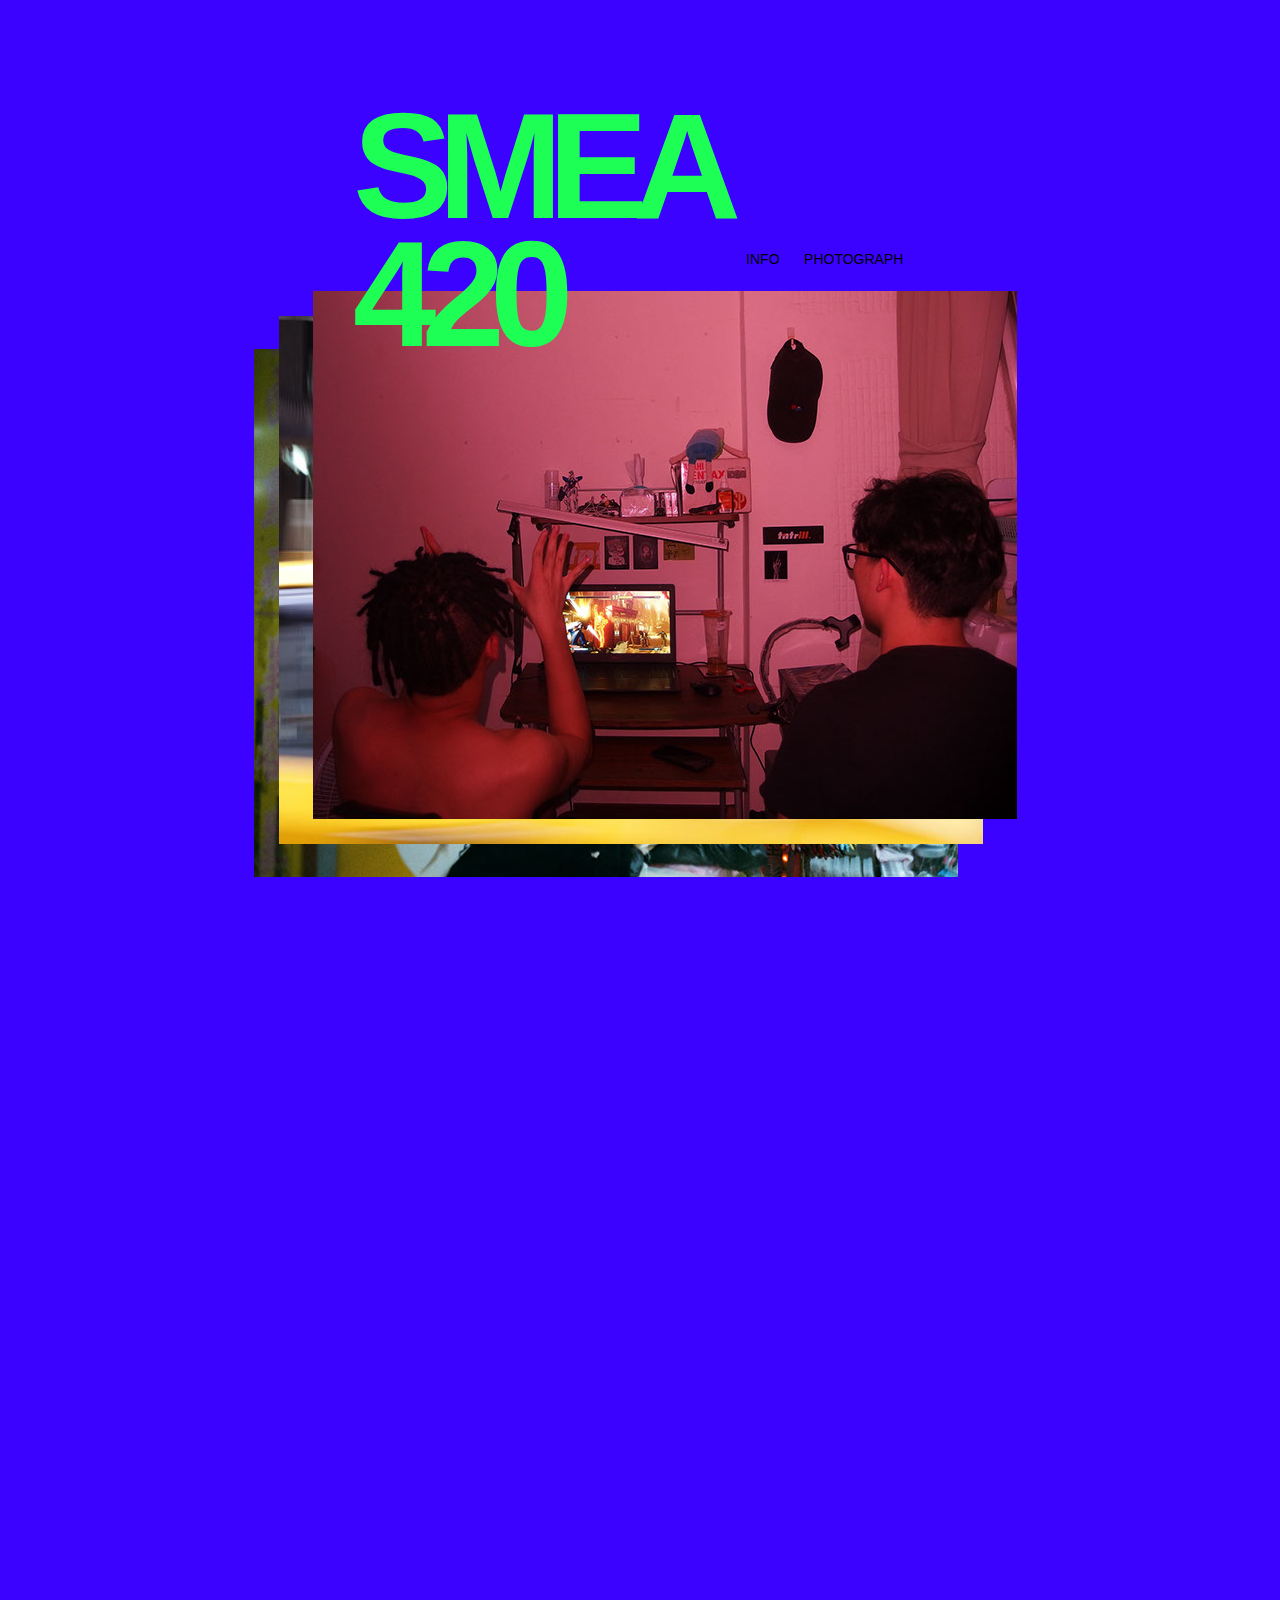
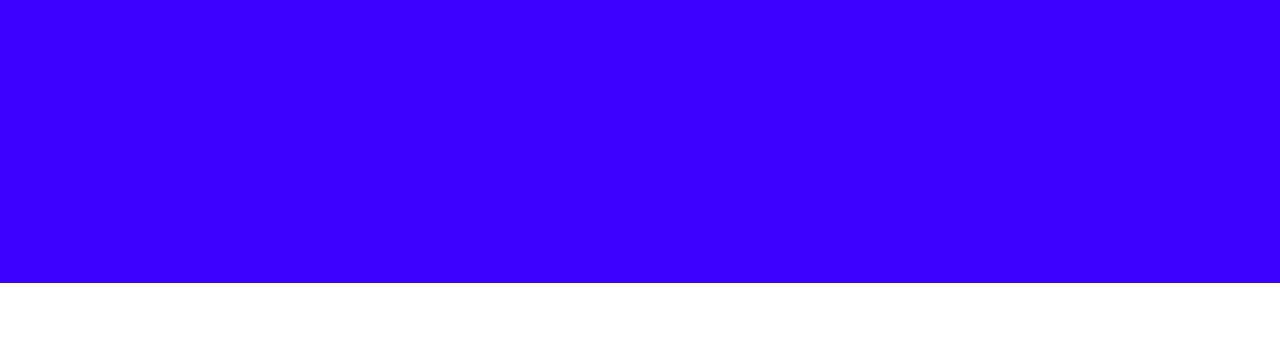
<file: index.html>
<!DOCTYPE html>
<html class="nojs html css_verticalspacer" lang="zh-TW">
 <head>

  <meta http-equiv="Content-type" content="text/html;charset=UTF-8"/>
  <meta name="generator" content="2017.0.2.363"/>
  <meta name="viewport" content="width=device-width, initial-scale=1.0"/>
  
  <script type="text/javascript">
   // Update the 'nojs'/'js' class on the html node
document.documentElement.className = document.documentElement.className.replace(/\bnojs\b/g, 'js');

// Check that all required assets are uploaded and up-to-date
if(typeof Muse == "undefined") window.Muse = {}; window.Muse.assets = {"required":["museutils.js", "museconfig.js", "jquery.watch.js", "require.js", "index.css"], "outOfDate":[]};
</script>
  
  <title>home</title>
  <!-- CSS -->
  <link rel="stylesheet" type="text/css" href="css/site_global.css?crc=443350757"/>
  <link rel="stylesheet" type="text/css" href="css/index.css?crc=33635512" id="pagesheet"/>
   </head>
 <body>

  <div class="clearfix borderbox" id="page"><!-- column -->
   <div class="browser_width colelem" id="u236-bw">
    <div id="u236"><!-- group -->
     <div class="clearfix" id="u236_align_to_page">
      <div class="clip_frame grpelem" id="u329"><!-- image -->
       <img class="block" id="u329_img" src="images/17590002-crop-u329.jpg?crc=355458858" alt="" data-image-width="704" data-image-height="528"/>
      </div>
      <div class="clip_frame grpelem" id="u349"><!-- image -->
       <img class="block" id="u349_img" src="images/pc120569-crop-u349.jpg?crc=430445001" alt="" data-image-width="704" data-image-height="528"/>
      </div>
      <div class="clip_frame grpelem" id="u339"><!-- image -->
       <img class="block" id="u339_img" src="images/pc020247.jpg?crc=170933148" alt="" data-image-width="704" data-image-height="528"/>
      </div>
      <div class="clearfix grpelem" id="u249-6"><!-- content -->
       <p>SMEA</p>
       <p>420</p>
      </div>
      <a class="nonblock nontext clearfix grpelem" id="u359-4" href="2.html" target="_blank"><!-- content --><p>INFO</p></a>
      <a class="nonblock nontext clearfix grpelem" id="u362-4" href="3.html" target="_blank"><!-- content --><p>PHOTOGRAPH</p></a>
     </div>
    </div>
   </div>
   <div class="verticalspacer" data-offset-top="1883" data-content-above-spacer="1883" data-content-below-spacer="62"></div>
  </div>
  <!-- Other scripts -->
  <script type="text/javascript">
   window.Muse.assets.check=function(d){if(!window.Muse.assets.checked){window.Muse.assets.checked=!0;var b={},c=function(a,b){if(window.getComputedStyle){var c=window.getComputedStyle(a,null);return c&&c.getPropertyValue(b)||c&&c[b]||""}if(document.documentElement.currentStyle)return(c=a.currentStyle)&&c[b]||a.style&&a.style[b]||"";return""},a=function(a){if(a.match(/^rgb/))return a=a.replace(/\s+/g,"").match(/([\d\,]+)/gi)[0].split(","),(parseInt(a[0])<<16)+(parseInt(a[1])<<8)+parseInt(a[2]);if(a.match(/^\#/))return parseInt(a.substr(1),
16);return 0},g=function(g){for(var f=document.getElementsByTagName("link"),h=0;h<f.length;h++)if("text/css"==f[h].type){var i=(f[h].href||"").match(/\/?css\/([\w\-]+\.css)\?crc=(\d+)/);if(!i||!i[1]||!i[2])break;b[i[1]]=i[2]}f=document.createElement("div");f.className="version";f.style.cssText="display:none; width:1px; height:1px;";document.getElementsByTagName("body")[0].appendChild(f);for(h=0;h<Muse.assets.required.length;){var i=Muse.assets.required[h],l=i.match(/([\w\-\.]+)\.(\w+)$/),k=l&&l[1]?
l[1]:null,l=l&&l[2]?l[2]:null;switch(l.toLowerCase()){case "css":k=k.replace(/\W/gi,"_").replace(/^([^a-z])/gi,"_$1");f.className+=" "+k;k=a(c(f,"color"));l=a(c(f,"backgroundColor"));k!=0||l!=0?(Muse.assets.required.splice(h,1),"undefined"!=typeof b[i]&&(k!=b[i]>>>24||l!=(b[i]&16777215))&&Muse.assets.outOfDate.push(i)):h++;f.className="version";break;case "js":h++;break;default:throw Error("Unsupported file type: "+l);}}d?d().jquery!="1.8.3"&&Muse.assets.outOfDate.push("jquery-1.8.3.min.js"):Muse.assets.required.push("jquery-1.8.3.min.js");
f.parentNode.removeChild(f);if(Muse.assets.outOfDate.length||Muse.assets.required.length)f="伺服器上的某些檔案可能遺失或不正確。請清除瀏覽器快取後再試一次。若問題持續發生，請聯絡網站作者。",g&&Muse.assets.outOfDate.length&&(f+="\nOut of date: "+Muse.assets.outOfDate.join(",")),g&&Muse.assets.required.length&&(f+="\nMissing: "+Muse.assets.required.join(",")),alert(f)};location&&location.search&&location.search.match&&location.search.match(/muse_debug/gi)?setTimeout(function(){g(!0)},5E3):g()}};
var muse_init=function(){require.config({baseUrl:""});require(["jquery","museutils","whatinput","jquery.watch"],function(d){var $ = d;$(document).ready(function(){try{
window.Muse.assets.check($);/* body */
Muse.Utils.transformMarkupToFixBrowserProblemsPreInit();/* body */
Muse.Utils.prepHyperlinks(true);/* body */
Muse.Utils.resizeHeight('.browser_width');/* resize height */
Muse.Utils.requestAnimationFrame(function() { $('body').addClass('initialized'); });/* mark body as initialized */
Muse.Utils.fullPage('#page');/* 100% height page */
Muse.Utils.showWidgetsWhenReady();/* body */
Muse.Utils.transformMarkupToFixBrowserProblems();/* body */
}catch(b){if(b&&"function"==typeof b.notify?b.notify():Muse.Assert.fail("Error calling selector function: "+b),false)throw b;}})})};

</script>
  <!-- RequireJS script -->
  <script src="scripts/require.js?crc=4234670167" type="text/javascript" async data-main="scripts/museconfig.js?crc=3849126041" onload="if (requirejs) requirejs.onError = function(requireType, requireModule) { if (requireType && requireType.toString && requireType.toString().indexOf && 0 <= requireType.toString().indexOf('#scripterror')) window.Muse.assets.check(); }" onerror="window.Muse.assets.check();"></script>
   </body>
</html>
</file>
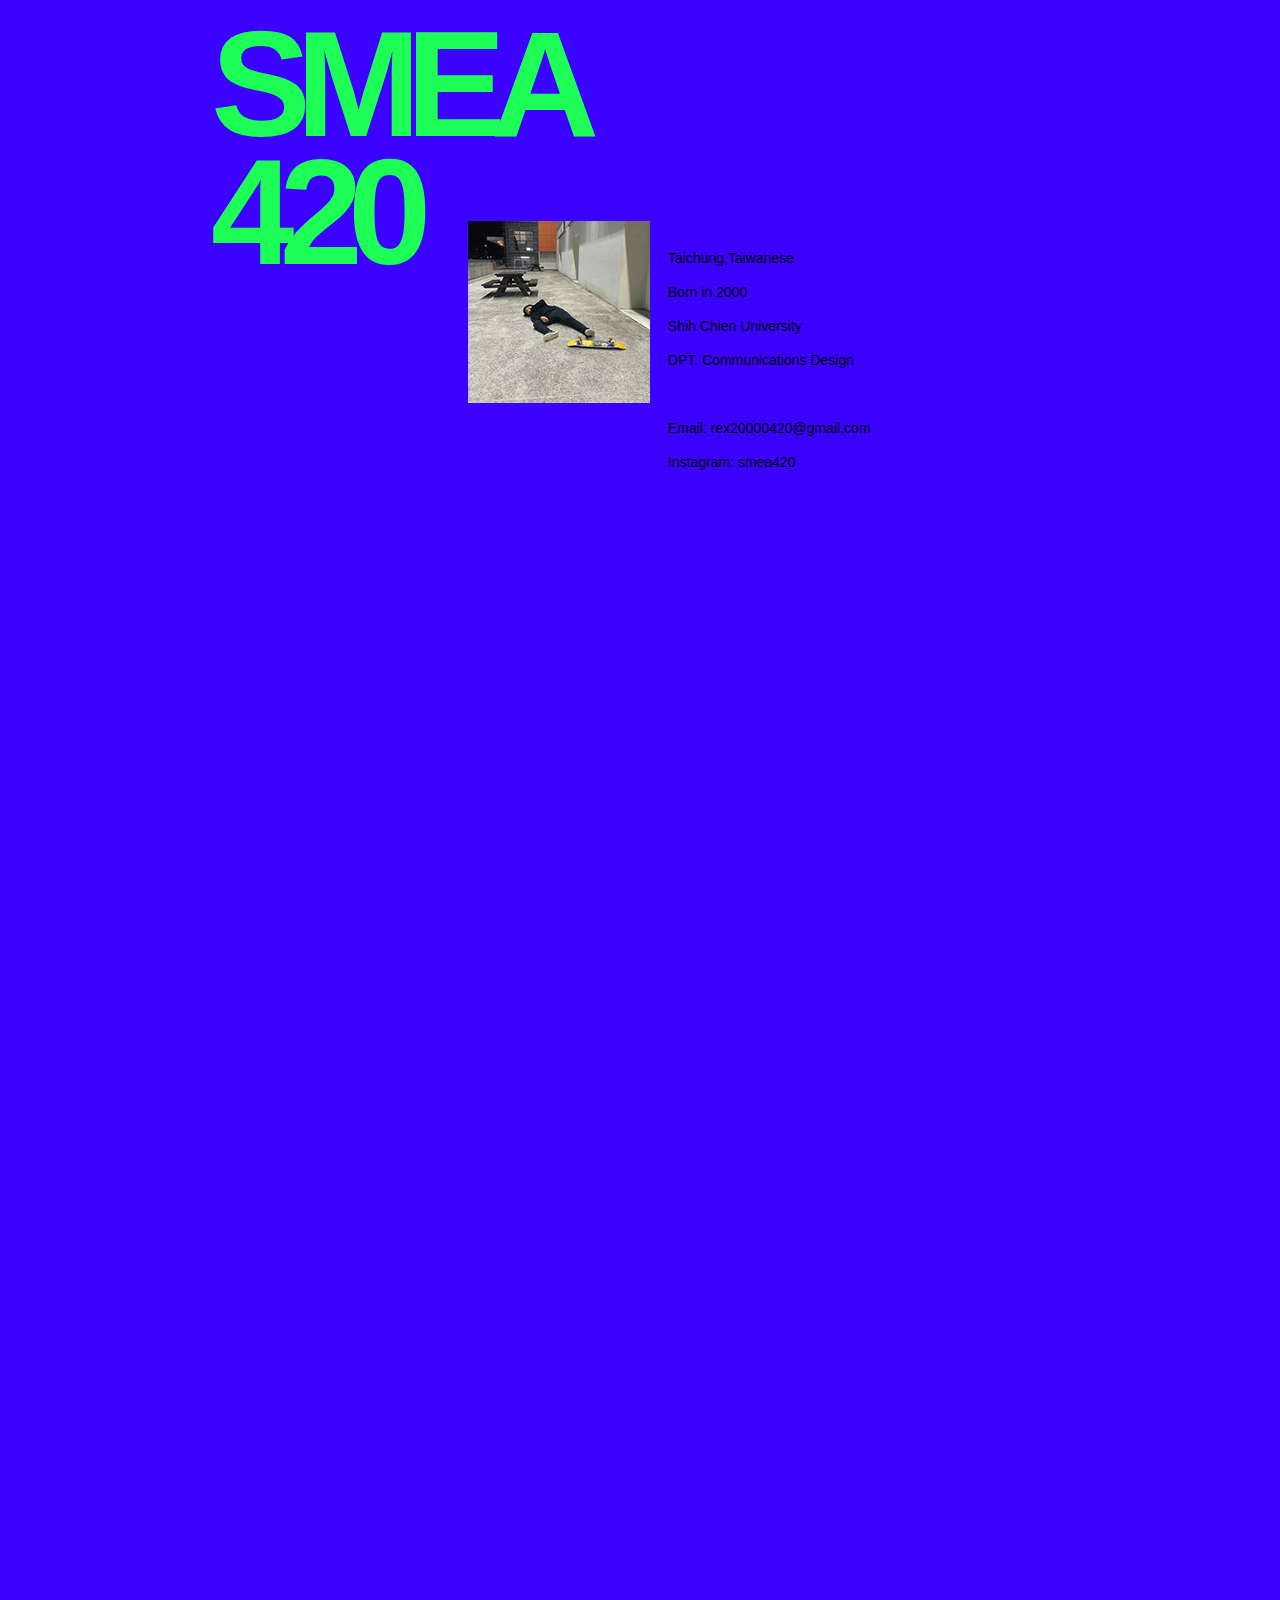
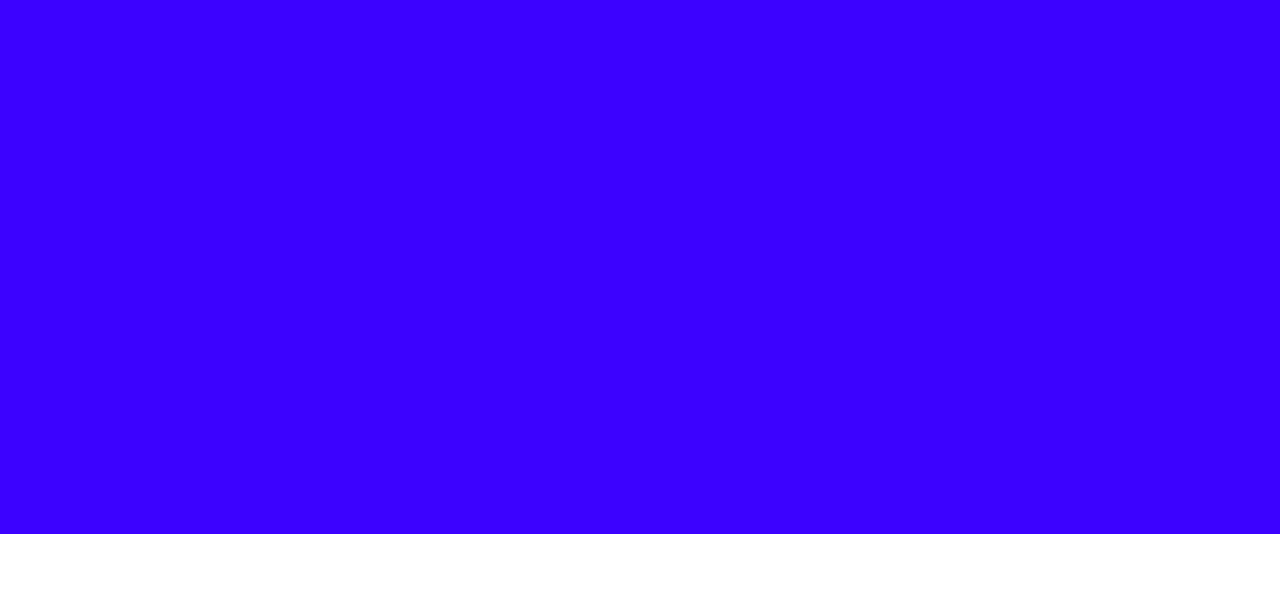
<file: 2.html>
<!DOCTYPE html>
<html class="nojs html css_verticalspacer" lang="zh-TW">
 <head>

  <meta http-equiv="Content-type" content="text/html;charset=UTF-8"/>
  <meta name="generator" content="2017.0.2.363"/>
  <meta name="viewport" content="width=device-width, initial-scale=1.0"/>
  
  <script type="text/javascript">
   // Update the 'nojs'/'js' class on the html node
document.documentElement.className = document.documentElement.className.replace(/\bnojs\b/g, 'js');

// Check that all required assets are uploaded and up-to-date
if(typeof Muse == "undefined") window.Muse = {}; window.Muse.assets = {"required":["museutils.js", "museconfig.js", "jquery.watch.js", "require.js", "2.css"], "outOfDate":[]};
</script>
  
  <title>2</title>
  <!-- CSS -->
  <link rel="stylesheet" type="text/css" href="css/site_global.css?crc=443350757"/>
  <link rel="stylesheet" type="text/css" href="css/2.css?crc=4040777922" id="pagesheet"/>
   </head>
 <body>

  <div class="clearfix borderbox" id="page"><!-- column -->
   <div class="browser_width colelem" id="u380-bw">
    <div id="u380"><!-- group -->
     <div class="clearfix" id="u380_align_to_page">
      <div class="clearfix grpelem" id="pu383-6"><!-- group -->
       <div class="clearfix grpelem" id="u383-6"><!-- content -->
        <p>SMEA</p>
        <p>420</p>
       </div>
       <div class="clip_frame grpelem" id="u386"><!-- image -->
        <img class="block" id="u386_img" src="images/img_0320.jpg?crc=3921647619" alt="" data-image-width="182" data-image-height="182"/>
       </div>
      </div>
      <div class="clearfix grpelem" id="u396-26"><!-- content -->
       <p>Taichung,Taiwanese</p>
       <p>&nbsp;</p>
       <p>Born in 2000</p>
       <p>&nbsp;</p>
       <p>Shih Chien University</p>
       <p>&nbsp;</p>
       <p>DPT. Communications Design</p>
       <p>&nbsp;</p>
       <p>&nbsp;</p>
       <p>&nbsp;</p>
       <p>Email: rex20000420@gmail.com</p>
       <p>&nbsp;</p>
       <p>Instagram: smea420</p>
       <p>&nbsp;</p>
       <p>&nbsp;</p>
       <p>&nbsp;</p>
       <p>&nbsp;</p>
       <p>&nbsp;</p>
      </div>
     </div>
    </div>
   </div>
   <div class="verticalspacer" data-offset-top="2134" data-content-above-spacer="2133" data-content-below-spacer="62"></div>
  </div>
  <!-- Other scripts -->
  <script type="text/javascript">
   window.Muse.assets.check=function(d){if(!window.Muse.assets.checked){window.Muse.assets.checked=!0;var b={},c=function(a,b){if(window.getComputedStyle){var c=window.getComputedStyle(a,null);return c&&c.getPropertyValue(b)||c&&c[b]||""}if(document.documentElement.currentStyle)return(c=a.currentStyle)&&c[b]||a.style&&a.style[b]||"";return""},a=function(a){if(a.match(/^rgb/))return a=a.replace(/\s+/g,"").match(/([\d\,]+)/gi)[0].split(","),(parseInt(a[0])<<16)+(parseInt(a[1])<<8)+parseInt(a[2]);if(a.match(/^\#/))return parseInt(a.substr(1),
16);return 0},g=function(g){for(var f=document.getElementsByTagName("link"),h=0;h<f.length;h++)if("text/css"==f[h].type){var i=(f[h].href||"").match(/\/?css\/([\w\-]+\.css)\?crc=(\d+)/);if(!i||!i[1]||!i[2])break;b[i[1]]=i[2]}f=document.createElement("div");f.className="version";f.style.cssText="display:none; width:1px; height:1px;";document.getElementsByTagName("body")[0].appendChild(f);for(h=0;h<Muse.assets.required.length;){var i=Muse.assets.required[h],l=i.match(/([\w\-\.]+)\.(\w+)$/),k=l&&l[1]?
l[1]:null,l=l&&l[2]?l[2]:null;switch(l.toLowerCase()){case "css":k=k.replace(/\W/gi,"_").replace(/^([^a-z])/gi,"_$1");f.className+=" "+k;k=a(c(f,"color"));l=a(c(f,"backgroundColor"));k!=0||l!=0?(Muse.assets.required.splice(h,1),"undefined"!=typeof b[i]&&(k!=b[i]>>>24||l!=(b[i]&16777215))&&Muse.assets.outOfDate.push(i)):h++;f.className="version";break;case "js":h++;break;default:throw Error("Unsupported file type: "+l);}}d?d().jquery!="1.8.3"&&Muse.assets.outOfDate.push("jquery-1.8.3.min.js"):Muse.assets.required.push("jquery-1.8.3.min.js");
f.parentNode.removeChild(f);if(Muse.assets.outOfDate.length||Muse.assets.required.length)f="伺服器上的某些檔案可能遺失或不正確。請清除瀏覽器快取後再試一次。若問題持續發生，請聯絡網站作者。",g&&Muse.assets.outOfDate.length&&(f+="\nOut of date: "+Muse.assets.outOfDate.join(",")),g&&Muse.assets.required.length&&(f+="\nMissing: "+Muse.assets.required.join(",")),alert(f)};location&&location.search&&location.search.match&&location.search.match(/muse_debug/gi)?setTimeout(function(){g(!0)},5E3):g()}};
var muse_init=function(){require.config({baseUrl:""});require(["jquery","museutils","whatinput","jquery.watch"],function(d){var $ = d;$(document).ready(function(){try{
window.Muse.assets.check($);/* body */
Muse.Utils.transformMarkupToFixBrowserProblemsPreInit();/* body */
Muse.Utils.prepHyperlinks(true);/* body */
Muse.Utils.resizeHeight('.browser_width');/* resize height */
Muse.Utils.requestAnimationFrame(function() { $('body').addClass('initialized'); });/* mark body as initialized */
Muse.Utils.fullPage('#page');/* 100% height page */
Muse.Utils.showWidgetsWhenReady();/* body */
Muse.Utils.transformMarkupToFixBrowserProblems();/* body */
}catch(b){if(b&&"function"==typeof b.notify?b.notify():Muse.Assert.fail("Error calling selector function: "+b),false)throw b;}})})};

</script>
  <!-- RequireJS script -->
  <script src="scripts/require.js?crc=4234670167" type="text/javascript" async data-main="scripts/museconfig.js?crc=3849126041" onload="if (requirejs) requirejs.onError = function(requireType, requireModule) { if (requireType && requireType.toString && requireType.toString().indexOf && 0 <= requireType.toString().indexOf('#scripterror')) window.Muse.assets.check(); }" onerror="window.Muse.assets.check();"></script>
   </body>
</html>
</file>
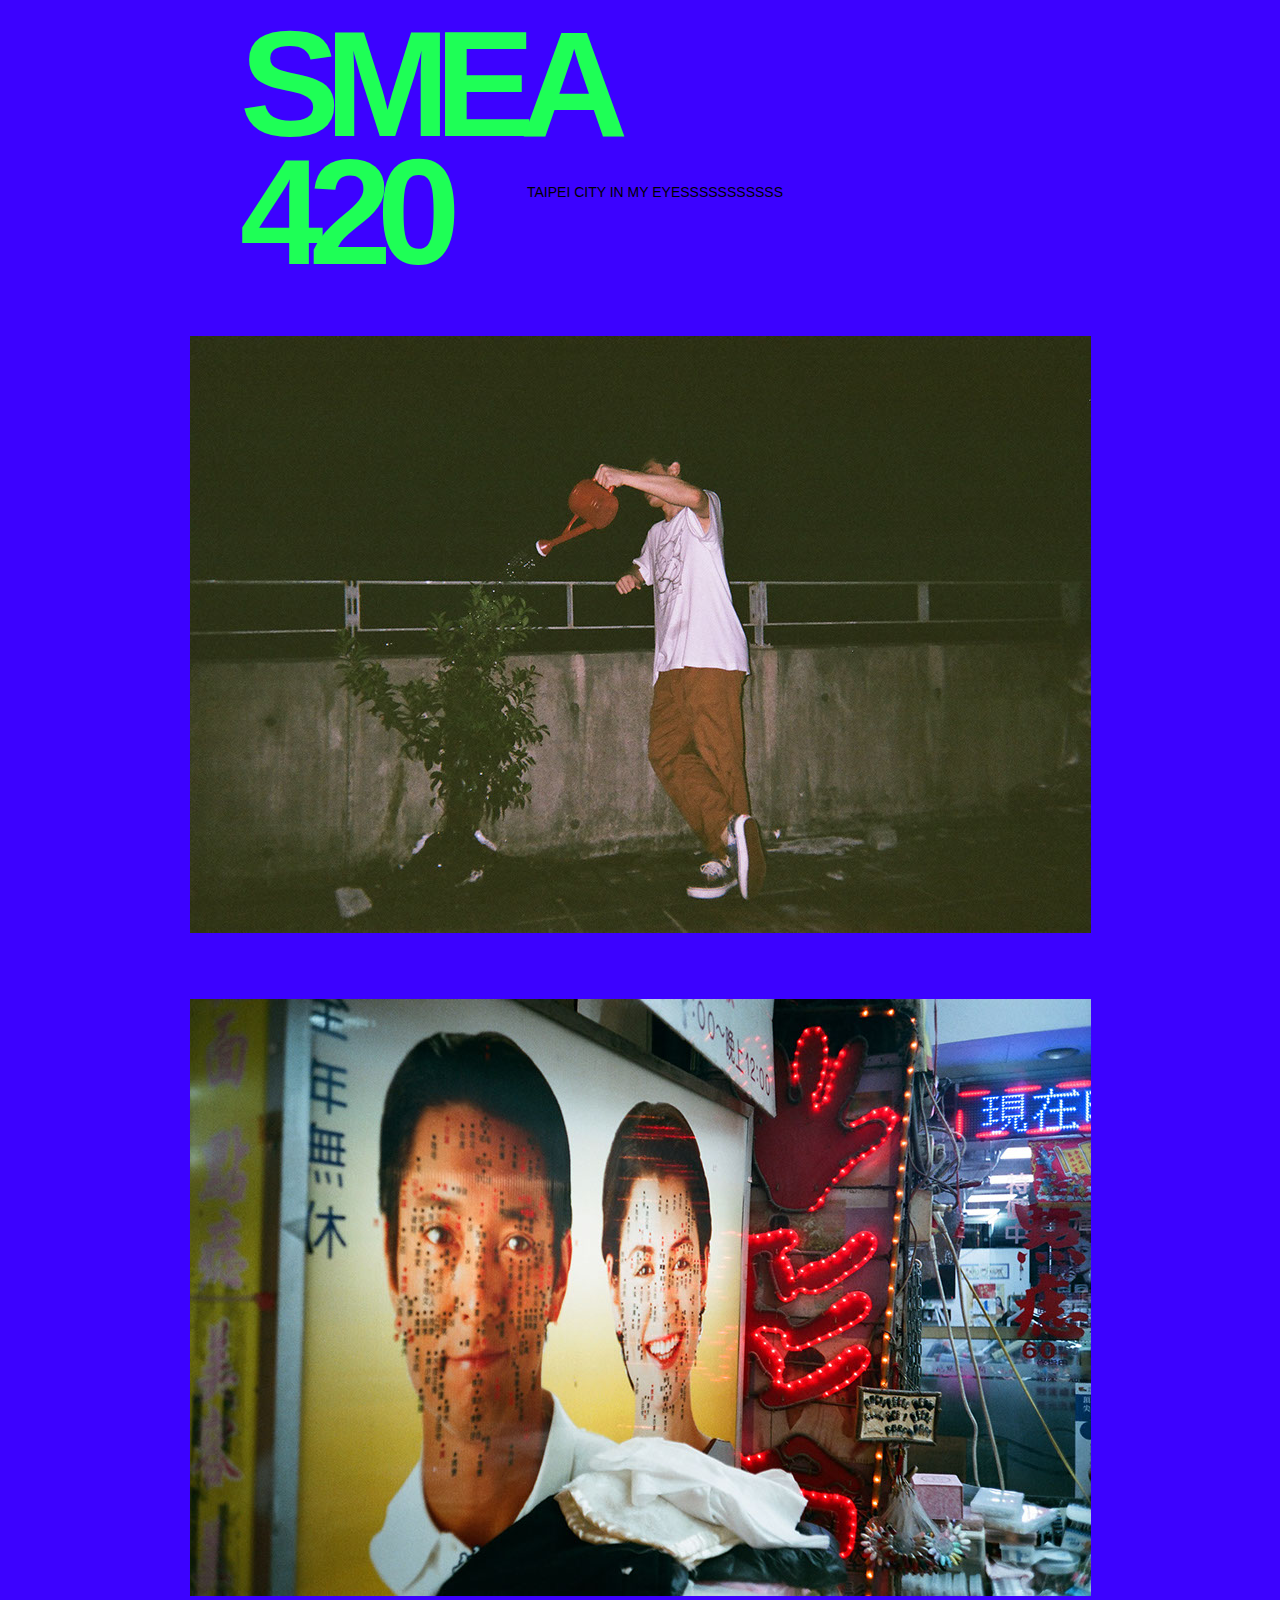
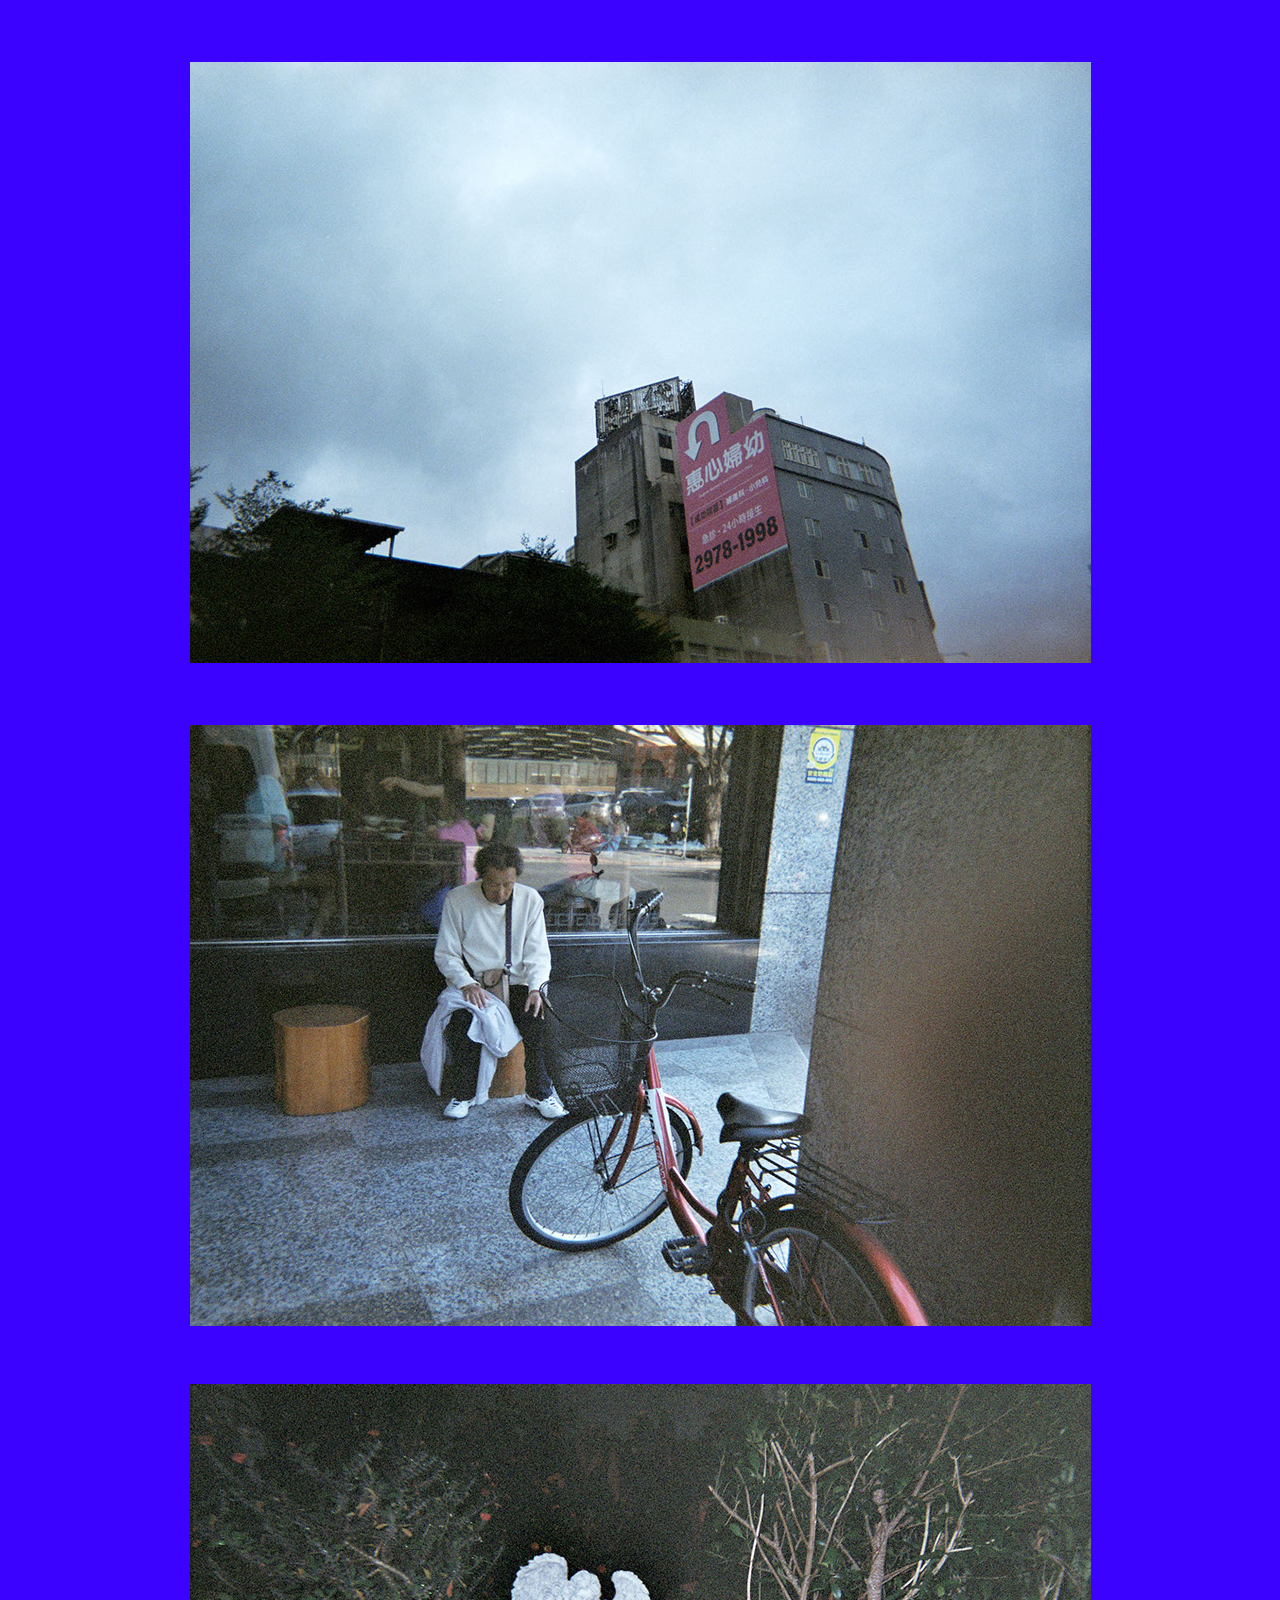
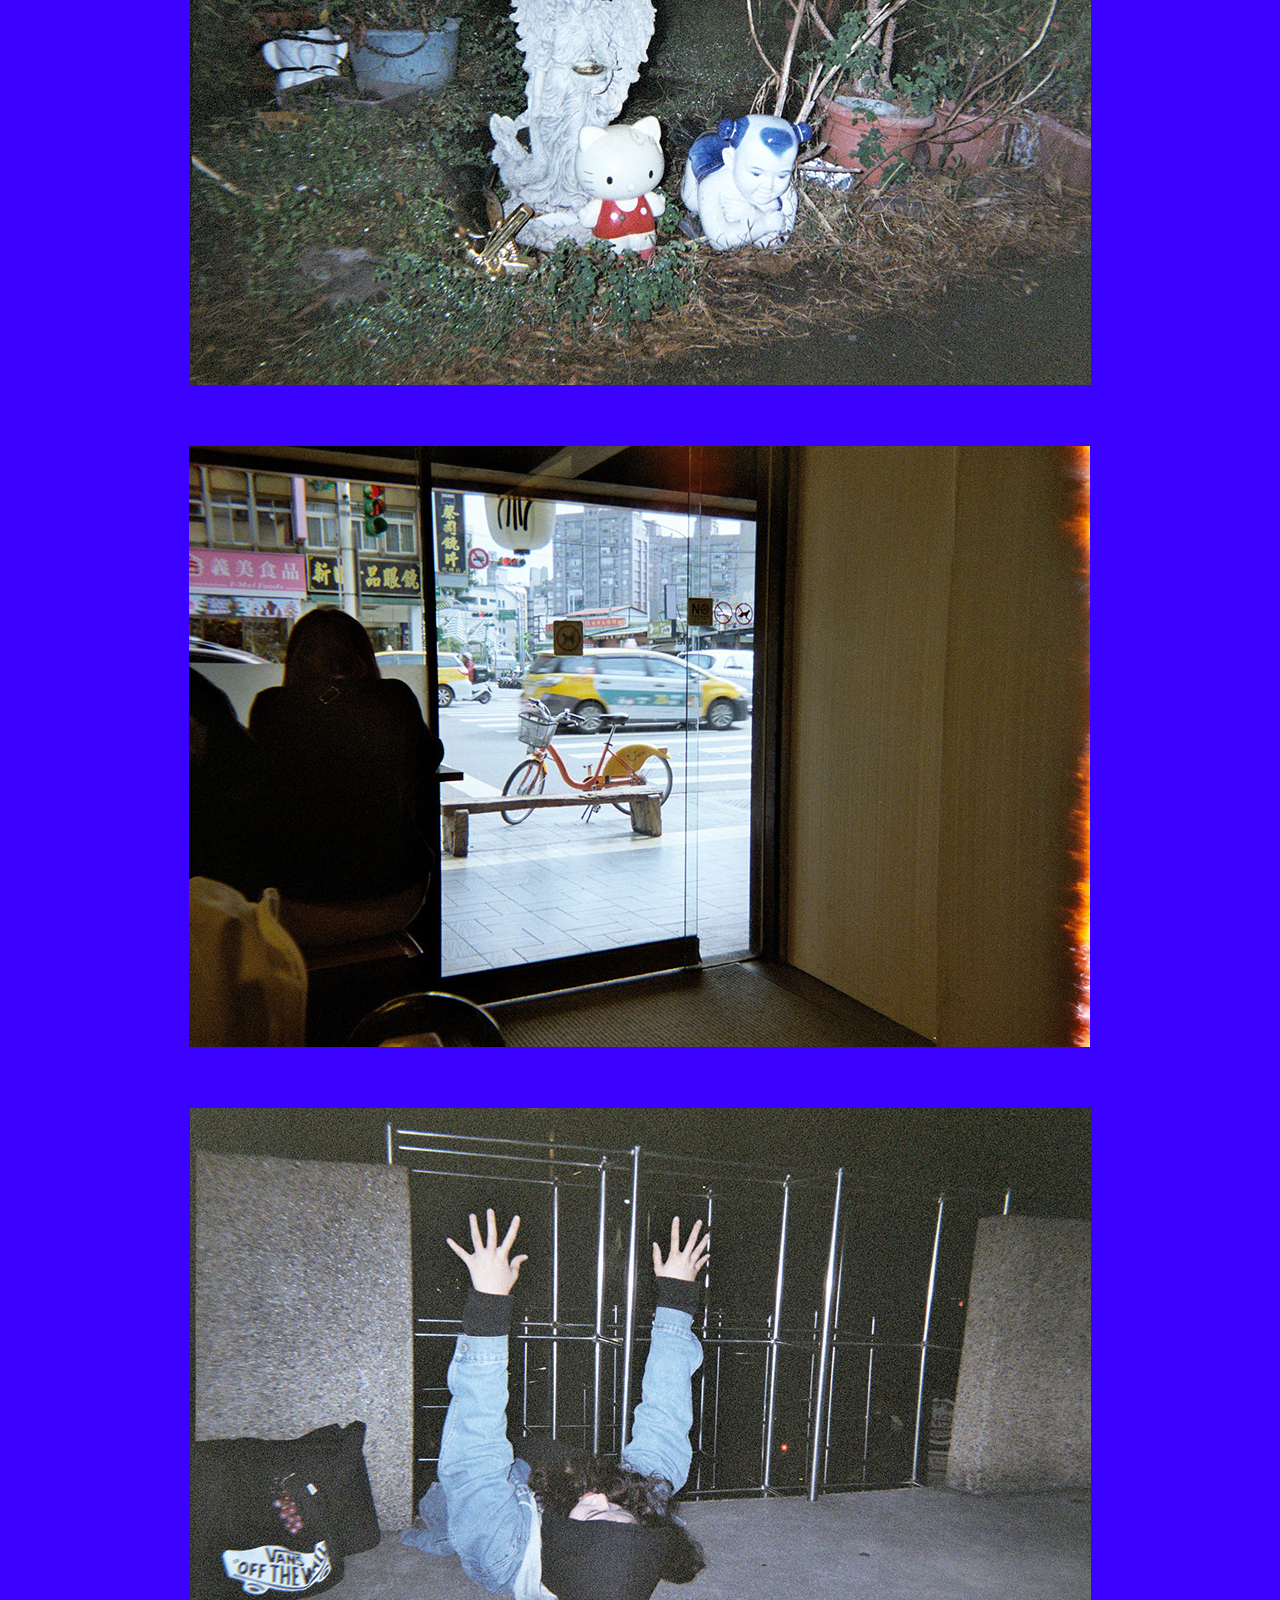
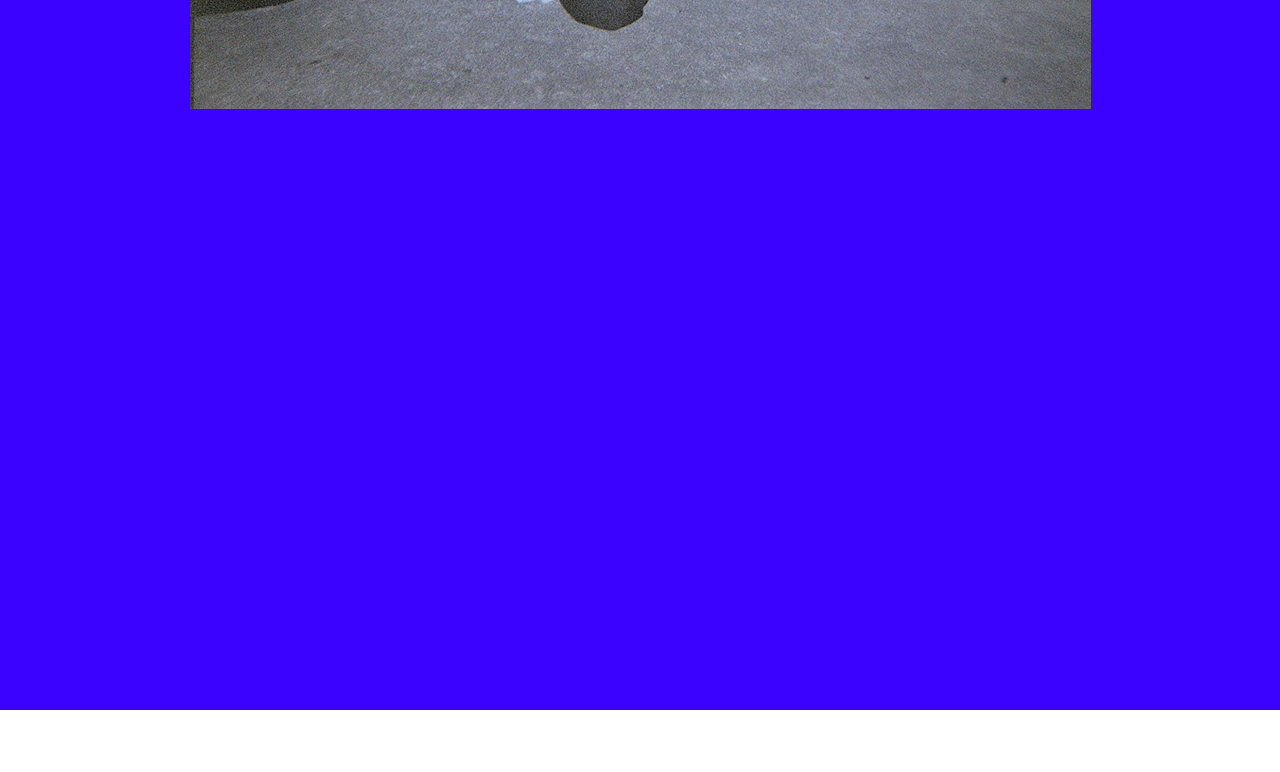
<file: 3.html>
<!DOCTYPE html>
<html class="nojs html css_verticalspacer" lang="zh-TW">
 <head>

  <meta http-equiv="Content-type" content="text/html;charset=UTF-8"/>
  <meta name="generator" content="2017.0.2.363"/>
  <meta name="viewport" content="width=device-width, initial-scale=1.0"/>
  
  <script type="text/javascript">
   // Update the 'nojs'/'js' class on the html node
document.documentElement.className = document.documentElement.className.replace(/\bnojs\b/g, 'js');

// Check that all required assets are uploaded and up-to-date
if(typeof Muse == "undefined") window.Muse = {}; window.Muse.assets = {"required":["museutils.js", "museconfig.js", "jquery.watch.js", "require.js", "3.css"], "outOfDate":[]};
</script>
  
  <title>3</title>
  <!-- CSS -->
  <link rel="stylesheet" type="text/css" href="css/site_global.css?crc=443350757"/>
  <link rel="stylesheet" type="text/css" href="css/3.css?crc=4282592015" id="pagesheet"/>
   </head>
 <body>

  <div class="clearfix borderbox" id="page"><!-- column -->
   <div class="browser_width colelem" id="u417-bw">
    <div id="u417"><!-- column -->
     <div class="clearfix" id="u417_align_to_page">
      <div class="clearfix colelem" id="pu414-6"><!-- group -->
       <div class="clearfix grpelem" id="u414-6"><!-- content -->
        <p>SMEA</p>
        <p>420</p>
       </div>
       <div class="clearfix grpelem" id="u423-7"><!-- content -->
        <p>&nbsp;</p>
        <p>TAIPEI CITY IN MY EYESSSSSSSSSSS</p>
        <p>&nbsp;</p>
        <p>&nbsp;</p>
       </div>
       <div class="clip_frame grpelem" id="u426"><!-- image -->
        <img class="block" id="u426_img" src="images/000010280009.jpg?crc=4215566666" alt="" data-image-width="901" data-image-height="597"/>
       </div>
      </div>
      <div class="clip_frame colelem" id="u466"><!-- image -->
       <img class="block" id="u466_img" src="images/17590002.jpg?crc=4060744389" alt="" data-image-width="901" data-image-height="597"/>
      </div>
      <div class="clip_frame colelem" id="u495"><!-- image -->
       <img class="block" id="u495_img" src="images/negative0-14-10a(1).jpg?crc=401784226" alt="" data-image-width="901" data-image-height="601"/>
      </div>
      <div class="clip_frame colelem" id="u502"><!-- image -->
       <img class="block" id="u502_img" src="images/negative0-28-23a(1).jpg?crc=495262309" alt="" data-image-width="901" data-image-height="601"/>
      </div>
      <div class="clip_frame colelem" id="u488"><!-- image -->
       <img class="block" id="u488_img" src="images/negative0-12-8a(1).jpg?crc=178768466" alt="" data-image-width="901" data-image-height="601"/>
      </div>
      <div class="clip_frame colelem" id="u473"><!-- image -->
       <img class="block" id="u473_img" src="images/negative0-02-xa(1).jpg?crc=425983476" alt="" data-image-width="901" data-image-height="601"/>
      </div>
      <div class="clip_frame colelem" id="u481"><!-- image -->
       <img class="block" id="u481_img" src="images/negative0-04-0a(1).jpg?crc=347575918" alt="" data-image-width="901" data-image-height="601"/>
      </div>
     </div>
    </div>
   </div>
   <div class="verticalspacer" data-offset-top="5510" data-content-above-spacer="5509" data-content-below-spacer="62"></div>
  </div>
  <!-- Other scripts -->
  <script type="text/javascript">
   window.Muse.assets.check=function(d){if(!window.Muse.assets.checked){window.Muse.assets.checked=!0;var b={},c=function(a,b){if(window.getComputedStyle){var c=window.getComputedStyle(a,null);return c&&c.getPropertyValue(b)||c&&c[b]||""}if(document.documentElement.currentStyle)return(c=a.currentStyle)&&c[b]||a.style&&a.style[b]||"";return""},a=function(a){if(a.match(/^rgb/))return a=a.replace(/\s+/g,"").match(/([\d\,]+)/gi)[0].split(","),(parseInt(a[0])<<16)+(parseInt(a[1])<<8)+parseInt(a[2]);if(a.match(/^\#/))return parseInt(a.substr(1),
16);return 0},g=function(g){for(var f=document.getElementsByTagName("link"),h=0;h<f.length;h++)if("text/css"==f[h].type){var i=(f[h].href||"").match(/\/?css\/([\w\-]+\.css)\?crc=(\d+)/);if(!i||!i[1]||!i[2])break;b[i[1]]=i[2]}f=document.createElement("div");f.className="version";f.style.cssText="display:none; width:1px; height:1px;";document.getElementsByTagName("body")[0].appendChild(f);for(h=0;h<Muse.assets.required.length;){var i=Muse.assets.required[h],l=i.match(/([\w\-\.]+)\.(\w+)$/),k=l&&l[1]?
l[1]:null,l=l&&l[2]?l[2]:null;switch(l.toLowerCase()){case "css":k=k.replace(/\W/gi,"_").replace(/^([^a-z])/gi,"_$1");f.className+=" "+k;k=a(c(f,"color"));l=a(c(f,"backgroundColor"));k!=0||l!=0?(Muse.assets.required.splice(h,1),"undefined"!=typeof b[i]&&(k!=b[i]>>>24||l!=(b[i]&16777215))&&Muse.assets.outOfDate.push(i)):h++;f.className="version";break;case "js":h++;break;default:throw Error("Unsupported file type: "+l);}}d?d().jquery!="1.8.3"&&Muse.assets.outOfDate.push("jquery-1.8.3.min.js"):Muse.assets.required.push("jquery-1.8.3.min.js");
f.parentNode.removeChild(f);if(Muse.assets.outOfDate.length||Muse.assets.required.length)f="伺服器上的某些檔案可能遺失或不正確。請清除瀏覽器快取後再試一次。若問題持續發生，請聯絡網站作者。",g&&Muse.assets.outOfDate.length&&(f+="\nOut of date: "+Muse.assets.outOfDate.join(",")),g&&Muse.assets.required.length&&(f+="\nMissing: "+Muse.assets.required.join(",")),alert(f)};location&&location.search&&location.search.match&&location.search.match(/muse_debug/gi)?setTimeout(function(){g(!0)},5E3):g()}};
var muse_init=function(){require.config({baseUrl:""});require(["jquery","museutils","whatinput","jquery.watch"],function(d){var $ = d;$(document).ready(function(){try{
window.Muse.assets.check($);/* body */
Muse.Utils.transformMarkupToFixBrowserProblemsPreInit();/* body */
Muse.Utils.prepHyperlinks(true);/* body */
Muse.Utils.resizeHeight('.browser_width');/* resize height */
Muse.Utils.requestAnimationFrame(function() { $('body').addClass('initialized'); });/* mark body as initialized */
Muse.Utils.fullPage('#page');/* 100% height page */
Muse.Utils.showWidgetsWhenReady();/* body */
Muse.Utils.transformMarkupToFixBrowserProblems();/* body */
}catch(b){if(b&&"function"==typeof b.notify?b.notify():Muse.Assert.fail("Error calling selector function: "+b),false)throw b;}})})};

</script>
  <!-- RequireJS script -->
  <script src="scripts/require.js?crc=4234670167" type="text/javascript" async data-main="scripts/museconfig.js?crc=3849126041" onload="if (requirejs) requirejs.onError = function(requireType, requireModule) { if (requireType && requireType.toString && requireType.toString().indexOf && 0 <= requireType.toString().indexOf('#scripterror')) window.Muse.assets.check(); }" onerror="window.Muse.assets.check();"></script>
   </body>
</html>
</file>
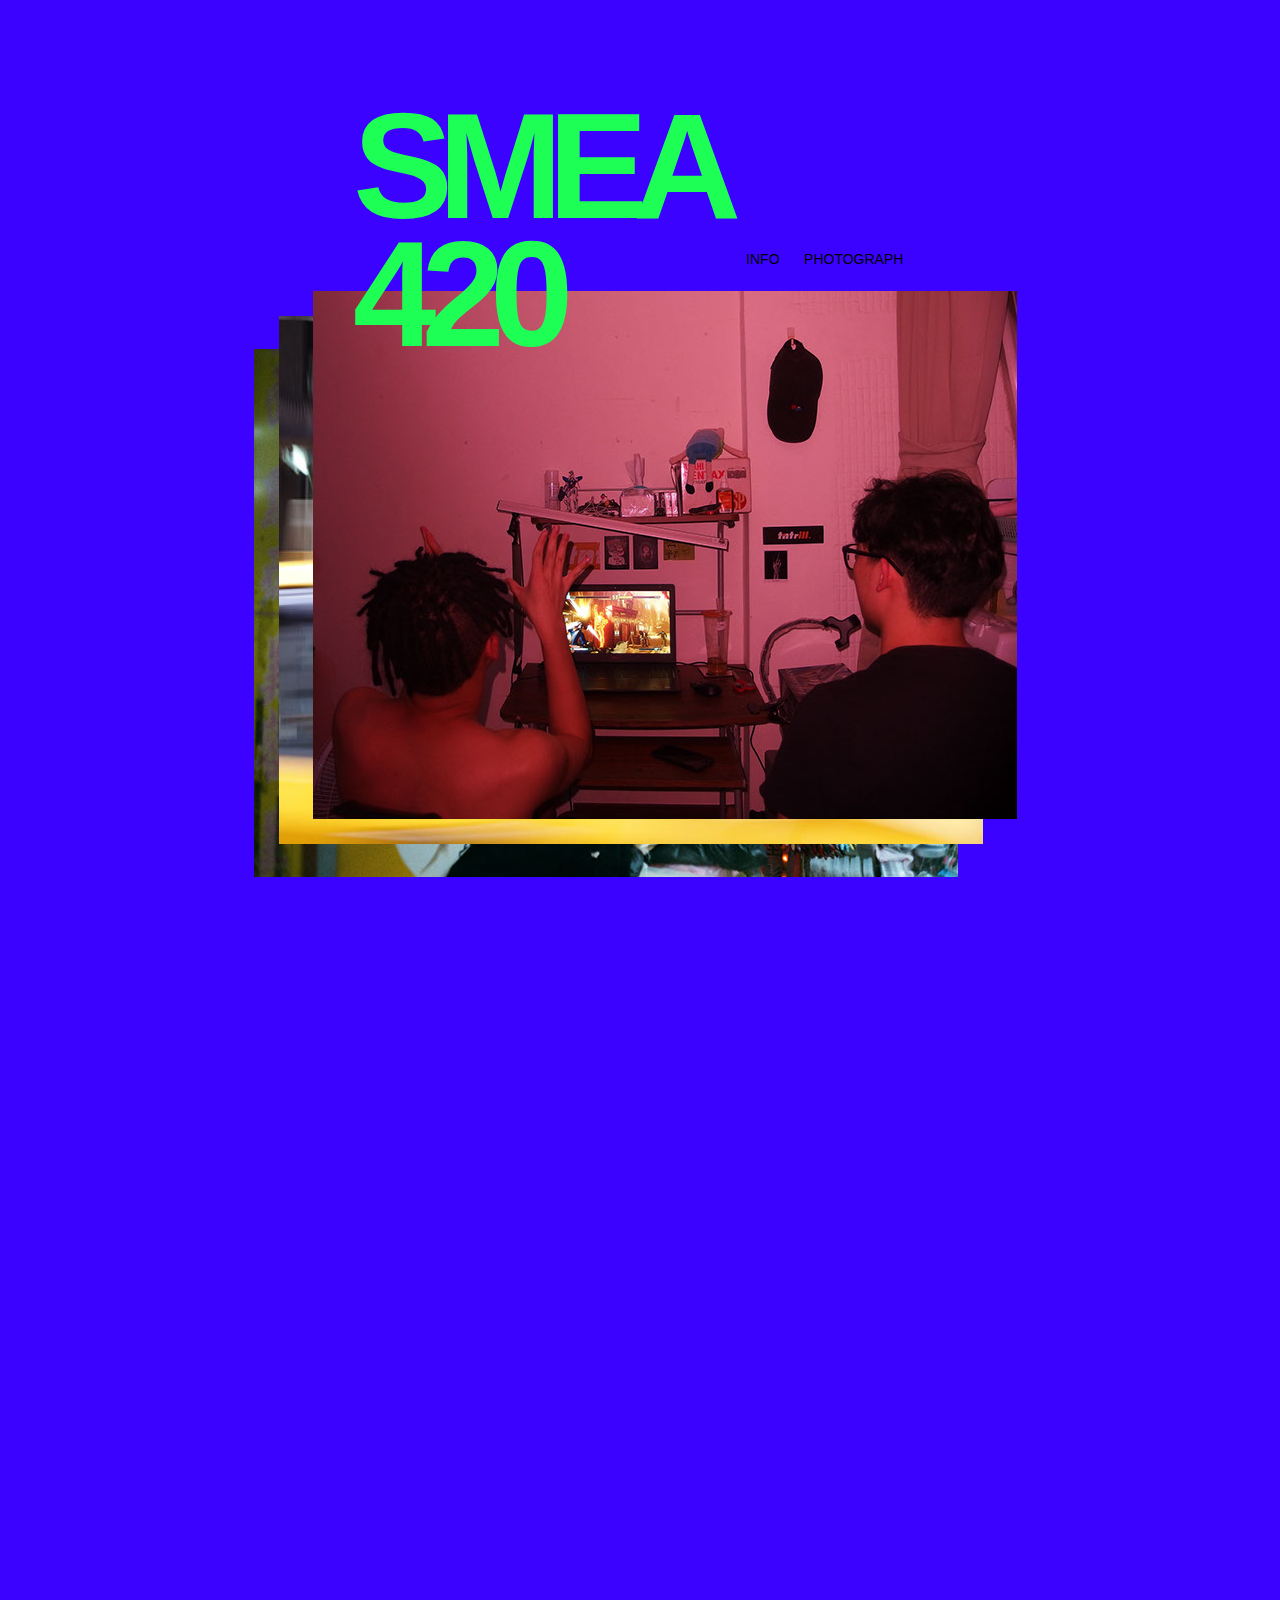
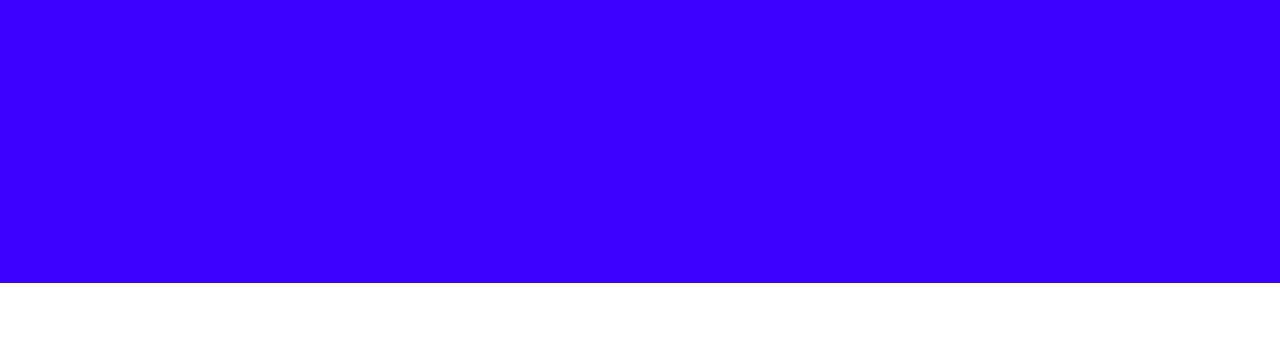
<file: home.html>
<!DOCTYPE html>
<html class="nojs html css_verticalspacer" lang="zh-TW">
 <head>

  <meta http-equiv="Content-type" content="text/html;charset=UTF-8"/>
  <meta name="generator" content="2017.0.2.363"/>
  <meta name="viewport" content="width=device-width, initial-scale=1.0"/>
  
  <script type="text/javascript">
   // Update the 'nojs'/'js' class on the html node
document.documentElement.className = document.documentElement.className.replace(/\bnojs\b/g, 'js');

// Check that all required assets are uploaded and up-to-date
if(typeof Muse == "undefined") window.Muse = {}; window.Muse.assets = {"required":["museutils.js", "museconfig.js", "jquery.watch.js", "require.js", "index.css"], "outOfDate":[]};
</script>
  
  <title>首頁</title>
  <!-- CSS -->
  <link rel="stylesheet" type="text/css" href="css/site_global.css?crc=443350757"/>
  <link rel="stylesheet" type="text/css" href="css/index.css?crc=33635512" id="pagesheet"/>
   </head>
 <body>

  <div class="clearfix borderbox" id="page"><!-- column -->
   <div class="browser_width colelem" id="u236-bw">
    <div id="u236"><!-- group -->
     <div class="clearfix" id="u236_align_to_page">
      <div class="clip_frame grpelem" id="u329"><!-- image -->
       <img class="block" id="u329_img" src="images/17590002-crop-u329.jpg?crc=355458858" alt="" data-image-width="704" data-image-height="528"/>
      </div>
      <div class="clip_frame grpelem" id="u349"><!-- image -->
       <img class="block" id="u349_img" src="images/pc120569-crop-u349.jpg?crc=430445001" alt="" data-image-width="704" data-image-height="528"/>
      </div>
      <div class="clip_frame grpelem" id="u339"><!-- image -->
       <img class="block" id="u339_img" src="images/pc020247.jpg?crc=170933148" alt="" data-image-width="704" data-image-height="528"/>
      </div>
      <div class="clearfix grpelem" id="u249-6"><!-- content -->
       <p>SMEA</p>
       <p>420</p>
      </div>
      <a class="nonblock nontext clearfix grpelem" id="u359-4" href="%e6%9c%aa%e5%91%bd%e5%90%8d-2.html" target="_blank"><!-- content --><p>INFO</p></a>
      <a class="nonblock nontext clearfix grpelem" id="u362-4" href="%e6%9c%aa%e5%91%bd%e5%90%8d-3.html" target="_blank"><!-- content --><p>PHOTOGRAPH</p></a>
     </div>
    </div>
   </div>
   <div class="verticalspacer" data-offset-top="1883" data-content-above-spacer="1883" data-content-below-spacer="62"></div>
  </div>
  <!-- Other scripts -->
  <script type="text/javascript">
   window.Muse.assets.check=function(d){if(!window.Muse.assets.checked){window.Muse.assets.checked=!0;var b={},c=function(a,b){if(window.getComputedStyle){var c=window.getComputedStyle(a,null);return c&&c.getPropertyValue(b)||c&&c[b]||""}if(document.documentElement.currentStyle)return(c=a.currentStyle)&&c[b]||a.style&&a.style[b]||"";return""},a=function(a){if(a.match(/^rgb/))return a=a.replace(/\s+/g,"").match(/([\d\,]+)/gi)[0].split(","),(parseInt(a[0])<<16)+(parseInt(a[1])<<8)+parseInt(a[2]);if(a.match(/^\#/))return parseInt(a.substr(1),
16);return 0},g=function(g){for(var f=document.getElementsByTagName("link"),h=0;h<f.length;h++)if("text/css"==f[h].type){var i=(f[h].href||"").match(/\/?css\/([\w\-]+\.css)\?crc=(\d+)/);if(!i||!i[1]||!i[2])break;b[i[1]]=i[2]}f=document.createElement("div");f.className="version";f.style.cssText="display:none; width:1px; height:1px;";document.getElementsByTagName("body")[0].appendChild(f);for(h=0;h<Muse.assets.required.length;){var i=Muse.assets.required[h],l=i.match(/([\w\-\.]+)\.(\w+)$/),k=l&&l[1]?
l[1]:null,l=l&&l[2]?l[2]:null;switch(l.toLowerCase()){case "css":k=k.replace(/\W/gi,"_").replace(/^([^a-z])/gi,"_$1");f.className+=" "+k;k=a(c(f,"color"));l=a(c(f,"backgroundColor"));k!=0||l!=0?(Muse.assets.required.splice(h,1),"undefined"!=typeof b[i]&&(k!=b[i]>>>24||l!=(b[i]&16777215))&&Muse.assets.outOfDate.push(i)):h++;f.className="version";break;case "js":h++;break;default:throw Error("Unsupported file type: "+l);}}d?d().jquery!="1.8.3"&&Muse.assets.outOfDate.push("jquery-1.8.3.min.js"):Muse.assets.required.push("jquery-1.8.3.min.js");
f.parentNode.removeChild(f);if(Muse.assets.outOfDate.length||Muse.assets.required.length)f="伺服器上的某些檔案可能遺失或不正確。請清除瀏覽器快取後再試一次。若問題持續發生，請聯絡網站作者。",g&&Muse.assets.outOfDate.length&&(f+="\nOut of date: "+Muse.assets.outOfDate.join(",")),g&&Muse.assets.required.length&&(f+="\nMissing: "+Muse.assets.required.join(",")),alert(f)};location&&location.search&&location.search.match&&location.search.match(/muse_debug/gi)?setTimeout(function(){g(!0)},5E3):g()}};
var muse_init=function(){require.config({baseUrl:""});require(["jquery","museutils","whatinput","jquery.watch"],function(d){var $ = d;$(document).ready(function(){try{
window.Muse.assets.check($);/* body */
Muse.Utils.transformMarkupToFixBrowserProblemsPreInit();/* body */
Muse.Utils.prepHyperlinks(true);/* body */
Muse.Utils.resizeHeight('.browser_width');/* resize height */
Muse.Utils.requestAnimationFrame(function() { $('body').addClass('initialized'); });/* mark body as initialized */
Muse.Utils.fullPage('#page');/* 100% height page */
Muse.Utils.showWidgetsWhenReady();/* body */
Muse.Utils.transformMarkupToFixBrowserProblems();/* body */
}catch(b){if(b&&"function"==typeof b.notify?b.notify():Muse.Assert.fail("Error calling selector function: "+b),false)throw b;}})})};

</script>
  <!-- RequireJS script -->
  <script src="scripts/require.js?crc=4234670167" type="text/javascript" async data-main="scripts/museconfig.js?crc=3849126041" onload="if (requirejs) requirejs.onError = function(requireType, requireModule) { if (requireType && requireType.toString && requireType.toString().indexOf && 0 <= requireType.toString().indexOf('#scripterror')) window.Muse.assets.check(); }" onerror="window.Muse.assets.check();"></script>
   </body>
</html>
</file>
<file: css/site_global.css>
html{min-height:100%;min-width:100%;-ms-text-size-adjust:none;}body,div,dl,dt,dd,ul,ol,li,nav,h1,h2,h3,h4,h5,h6,pre,code,form,fieldset,legend,input,button,textarea,p,blockquote,th,td,a{margin:0px;padding:0px;border-width:0px;border-style:solid;border-color:transparent;-webkit-transform-origin:left top;-ms-transform-origin:left top;-o-transform-origin:left top;transform-origin:left top;background-repeat:no-repeat;}button.submit-btn{-moz-box-sizing:content-box;-webkit-box-sizing:content-box;box-sizing:content-box;}.transition{-webkit-transition-property:background-image,background-position,background-color,border-color,border-radius,color,font-size,font-style,font-weight,letter-spacing,line-height,text-align,box-shadow,text-shadow,opacity;transition-property:background-image,background-position,background-color,border-color,border-radius,color,font-size,font-style,font-weight,letter-spacing,line-height,text-align,box-shadow,text-shadow,opacity;}.transition *{-webkit-transition:inherit;transition:inherit;}table{border-collapse:collapse;border-spacing:0px;}fieldset,img{border:0px;border-style:solid;-webkit-transform-origin:left top;-ms-transform-origin:left top;-o-transform-origin:left top;transform-origin:left top;}address,caption,cite,code,dfn,em,strong,th,var,optgroup{font-style:inherit;font-weight:inherit;}del,ins{text-decoration:none;}li{list-style:none;}caption,th{text-align:left;}h1,h2,h3,h4,h5,h6{font-size:100%;font-weight:inherit;}input,button,textarea,select,optgroup,option{font-family:inherit;font-size:inherit;font-style:inherit;font-weight:inherit;}.form-grp input,.form-grp textarea{-webkit-appearance:none;-webkit-border-radius:0;}body{font-family:Arial, Helvetica Neue, Helvetica, sans-serif;text-align:left;font-size:14px;line-height:17px;word-wrap:break-word;text-rendering:optimizeLegibility;-moz-font-feature-settings:'liga';-ms-font-feature-settings:'liga';-webkit-font-feature-settings:'liga';font-feature-settings:'liga';}a:link{color:#0000FF;text-decoration:underline;}a:visited{color:#800080;text-decoration:underline;}a:hover{color:#0000FF;text-decoration:underline;}a:active{color:#EE0000;text-decoration:underline;}a.nontext{color:black;text-decoration:none;font-style:normal;font-weight:normal;}.normal_text{color:#000000;direction:ltr;font-family:Arial, Helvetica Neue, Helvetica, sans-serif;font-size:14px;font-style:normal;font-weight:normal;letter-spacing:0px;line-height:17px;text-align:left;text-decoration:none;text-indent:0px;text-transform:none;vertical-align:0px;padding:0px;}.list0 li:before{position:absolute;right:100%;letter-spacing:0px;text-decoration:none;font-weight:normal;font-style:normal;}.rtl-list li:before{right:auto;left:100%;}.nls-None > li:before,.nls-None .list3 > li:before,.nls-None .list6 > li:before{margin-right:6px;content:'•';}.nls-None .list1 > li:before,.nls-None .list4 > li:before,.nls-None .list7 > li:before{margin-right:6px;content:'○';}.nls-None,.nls-None .list1,.nls-None .list2,.nls-None .list3,.nls-None .list4,.nls-None .list5,.nls-None .list6,.nls-None .list7,.nls-None .list8{padding-left:34px;}.nls-None.rtl-list,.nls-None .list1.rtl-list,.nls-None .list2.rtl-list,.nls-None .list3.rtl-list,.nls-None .list4.rtl-list,.nls-None .list5.rtl-list,.nls-None .list6.rtl-list,.nls-None .list7.rtl-list,.nls-None .list8.rtl-list{padding-left:0px;padding-right:34px;}.nls-None .list2 > li:before,.nls-None .list5 > li:before,.nls-None .list8 > li:before{margin-right:6px;content:'-';}.nls-None.rtl-list > li:before,.nls-None .list1.rtl-list > li:before,.nls-None .list2.rtl-list > li:before,.nls-None .list3.rtl-list > li:before,.nls-None .list4.rtl-list > li:before,.nls-None .list5.rtl-list > li:before,.nls-None .list6.rtl-list > li:before,.nls-None .list7.rtl-list > li:before,.nls-None .list8.rtl-list > li:before{margin-right:0px;margin-left:6px;}.TabbedPanelsTab{white-space:nowrap;}.MenuBar .MenuBarView,.MenuBar .SubMenuView{display:block;list-style:none;}.MenuBar .SubMenu{display:none;position:absolute;}.NoWrap{white-space:nowrap;word-wrap:normal;}.rootelem{margin-left:auto;margin-right:auto;}.colelem{display:inline;float:left;clear:both;}.clearfix:after{content:"\0020";visibility:hidden;display:block;height:0px;clear:both;}*:first-child+html .clearfix{zoom:1;}.clip_frame{overflow:hidden;}.popup_anchor{position:relative;width:0px;height:0px;}.popup_element{z-index:100000;}.svg{display:block;vertical-align:top;}span.wrap{content:'';clear:left;display:block;}span.actAsInlineDiv{display:inline-block;}.position_content,.excludeFromNormalFlow{float:left;}.preload_images{position:absolute;overflow:hidden;left:-9999px;top:-9999px;height:1px;width:1px;}.preload{height:1px;width:1px;}.animateStates{-webkit-transition:0.3s ease-in-out;-moz-transition:0.3s ease-in-out;-o-transition:0.3s ease-in-out;transition:0.3s ease-in-out;}[data-whatinput="mouse"] *:focus,[data-whatinput="touch"] *:focus,input:focus,textarea:focus{outline:none;}textarea{resize:none;overflow:auto;}.fld-prompt{pointer-events:none;}.wrapped-input{position:absolute;top:0px;left:0px;background:transparent;border:none;}.submit-btn{z-index:50000;cursor:pointer;}.anchor_item{width:22px;height:18px;}.MenuBar .SubMenuVisible,.MenuBarVertical .SubMenuVisible,.MenuBar .SubMenu .SubMenuVisible,.popup_element.Active,span.actAsPara,.actAsDiv,a.nonblock.nontext,img.block{display:block;}.widget_invisible,.js .invi,.js .mse_pre_init{visibility:hidden;}.ose_ei{visibility:hidden;z-index:0;}.no_vert_scroll{overflow-y:hidden;}.always_vert_scroll{overflow-y:scroll;}.always_horz_scroll{overflow-x:scroll;}.fullscreen{overflow:hidden;left:0px;top:0px;position:fixed;height:100%;width:100%;-moz-box-sizing:border-box;-webkit-box-sizing:border-box;-ms-box-sizing:border-box;box-sizing:border-box;}.fullwidth{position:absolute;}.borderbox{-moz-box-sizing:border-box;-webkit-box-sizing:border-box;-ms-box-sizing:border-box;box-sizing:border-box;}.scroll_wrapper{position:absolute;overflow:auto;left:0px;right:0px;top:0px;bottom:0px;padding-top:0px;padding-bottom:0px;margin-top:0px;margin-bottom:0px;}.browser_width > *{position:absolute;left:0px;right:0px;}.grpelem,.accordion_wrapper{display:inline;float:left;}.fld-checkbox input[type=checkbox],.fld-radiobutton input[type=radio]{position:absolute;overflow:hidden;clip:rect(0px, 0px, 0px, 0px);height:1px;width:1px;margin:-1px;padding:0px;border:0px;}.fld-checkbox input[type=checkbox] + label,.fld-radiobutton input[type=radio] + label{display:inline-block;background-repeat:no-repeat;cursor:pointer;float:left;width:100%;height:100%;}.pointer_cursor,.fld-recaptcha-mode,.fld-recaptcha-refresh,.fld-recaptcha-help{cursor:pointer;}p,h1,h2,h3,h4,h5,h6,ol,ul,span.actAsPara{max-height:1000000px;}.superscript{vertical-align:super;font-size:66%;line-height:0px;}.subscript{vertical-align:sub;font-size:66%;line-height:0px;}.horizontalSlideShow{-ms-touch-action:pan-y;touch-action:pan-y;}.verticalSlideShow{-ms-touch-action:pan-x;touch-action:pan-x;}.colelem100,.verticalspacer{clear:both;}.list0 li,.MenuBar .MenuItemContainer,.SlideShowContentPanel .fullscreen img,.css_verticalspacer .verticalspacer{position:relative;}.popup_element.Inactive,.js .disn,.js .an_invi,.hidden,.breakpoint{display:none;}#muse_css_mq{position:absolute;display:none;background-color:#FFFFFE;}.fluid_height_spacer{width:0.01px;}.muse_check_css{display:none;position:fixed;}@media screen and (-webkit-min-device-pixel-ratio:0){body{text-rendering:auto;}}
</file>
<file: css/index.css>
.version.index{color:#000002;background-color:#013CB8;}#page{z-index:1;min-height:612px;background-image:none;border-width:0px;border-color:#000000;background-color:transparent;padding-bottom:62px;width:100%;max-width:960px;margin-left:auto;margin-right:auto;}#u236{z-index:2;min-height:877px;background-color:#3C02FF;padding-bottom:1006px;}#u236_align_to_page{margin-left:auto;margin-right:auto;position:relative;max-width:960px;}#u329{z-index:3;background-color:transparent;position:relative;margin-right:-10000px;margin-top:349px;width:73.34%;left:9.8%;}#u349{z-index:5;background-color:transparent;position:relative;margin-right:-10000px;margin-top:316px;width:73.34%;left:12.4%;}#u339{z-index:7;background-color:transparent;position:relative;margin-right:-10000px;margin-top:291px;width:73.34%;left:15.94%;}#u329_img,#u349_img,#u339_img{width:100%;}#u249-6{z-index:9;min-height:342px;background-color:transparent;letter-spacing:-15px;font-size:150px;line-height:128px;color:#1EFF56;font-weight:bold;position:relative;margin-right:-10000px;margin-top:102px;width:88.75%;left:20.11%;}#u359-4{z-index:15;min-height:16px;background-color:transparent;position:relative;margin-right:-10000px;margin-top:251px;width:4.38%;left:61.05%;}#u362-4{z-index:19;min-height:21px;background-color:transparent;position:relative;margin-right:-10000px;margin-top:251px;width:12.4%;left:67.09%;}.js body{visibility:hidden;}.js body.initialized{visibility:visible;}#u236-bw{z-index:2;min-height:877px;}.css_verticalspacer .verticalspacer{height:calc(100vh - 1945px);}#muse_css_mq,.html{background-color:#FFFFFF;}body{position:relative;min-width:320px;}
</file>
<file: css/2.css>
.version._2{color:#0000F0;background-color:#D960C2;}#page{z-index:1;min-height:438px;background-image:none;border-width:0px;border-color:#000000;background-color:transparent;padding-bottom:62px;width:100%;max-width:960px;margin-left:auto;margin-right:auto;}#u380{z-index:2;min-height:556px;background-color:#3C02FF;padding-bottom:1578px;}#u380_align_to_page{margin-left:auto;margin-right:auto;position:relative;max-width:960px;}#pu383-6{z-index:3;margin-right:-10000px;margin-top:20px;width:45.73%;margin-left:5.32%;}#u383-6{z-index:3;min-height:342px;background-color:transparent;letter-spacing:-15px;font-size:150px;line-height:128px;color:#1EFF56;font-weight:bold;position:relative;margin-right:-10000px;width:91.12%;}#u386{z-index:9;background-color:transparent;position:relative;margin-right:-10000px;margin-top:201px;width:41.46%;left:58.55%;}#u386_img{width:100%;}#u396-26{z-index:11;min-height:65px;background-color:transparent;position:relative;margin-right:-10000px;margin-top:250px;width:38.86%;left:52.92%;}.js body{visibility:hidden;}.js body.initialized{visibility:visible;}#u380-bw{z-index:2;min-height:556px;}.css_verticalspacer .verticalspacer{height:calc(100vh - 2195px);}#muse_css_mq,.html{background-color:#FFFFFF;}body{position:relative;min-width:320px;}
</file>
<file: css/3.css>
.version._3{color:#0000FF;background-color:#432B0F;}#page{z-index:1;min-height:438px;background-image:none;border-width:0px;border-color:#000000;background-color:transparent;padding-bottom:62px;width:100%;max-width:960px;margin-left:auto;margin-right:auto;}#u417{z-index:2;min-height:5510px;background-color:#3C02FF;}#u417_align_to_page{margin-left:auto;margin-right:auto;position:relative;max-width:960px;padding-top:20px;padding-bottom:601px;}#pu414-6{z-index:3;position:relative;width:100%;}#u414-6{z-index:3;min-height:342px;background-color:transparent;letter-spacing:-15px;font-size:150px;line-height:128px;color:#1EFF56;font-weight:bold;position:relative;margin-right:-10000px;width:41.67%;left:8.34%;}#u423-7{z-index:9;min-height:65px;background-color:transparent;position:relative;margin-right:-10000px;margin-top:147px;width:38.44%;left:38.23%;}#u426{z-index:16;background-color:transparent;position:relative;margin-right:-10000px;margin-top:316px;width:93.86%;left:3.13%;}#u466{z-index:18;background-color:transparent;margin-top:66px;position:relative;width:93.86%;left:3.13%;}#u495{z-index:26;background-color:transparent;margin-top:66px;position:relative;width:93.86%;left:3.13%;}#u502{z-index:28;background-color:transparent;margin-top:62px;position:relative;width:93.86%;left:3.13%;}#u488{z-index:24;background-color:transparent;margin-top:58px;position:relative;width:93.86%;left:3.13%;}#u473{z-index:20;background-color:transparent;margin-top:61px;position:relative;width:93.86%;left:3.03%;}#u481{z-index:22;background-color:transparent;margin-top:61px;position:relative;width:93.86%;left:3.13%;}#u426_img,#u466_img,#u495_img,#u502_img,#u488_img,#u473_img,#u481_img{width:100%;}.js body{visibility:hidden;}.js body.initialized{visibility:visible;}#u417-bw{z-index:2;min-height:5510px;}.css_verticalspacer .verticalspacer{height:calc(100vh - 5571px);}#muse_css_mq,.html{background-color:#FFFFFF;}body{position:relative;min-width:320px;}
</file>
